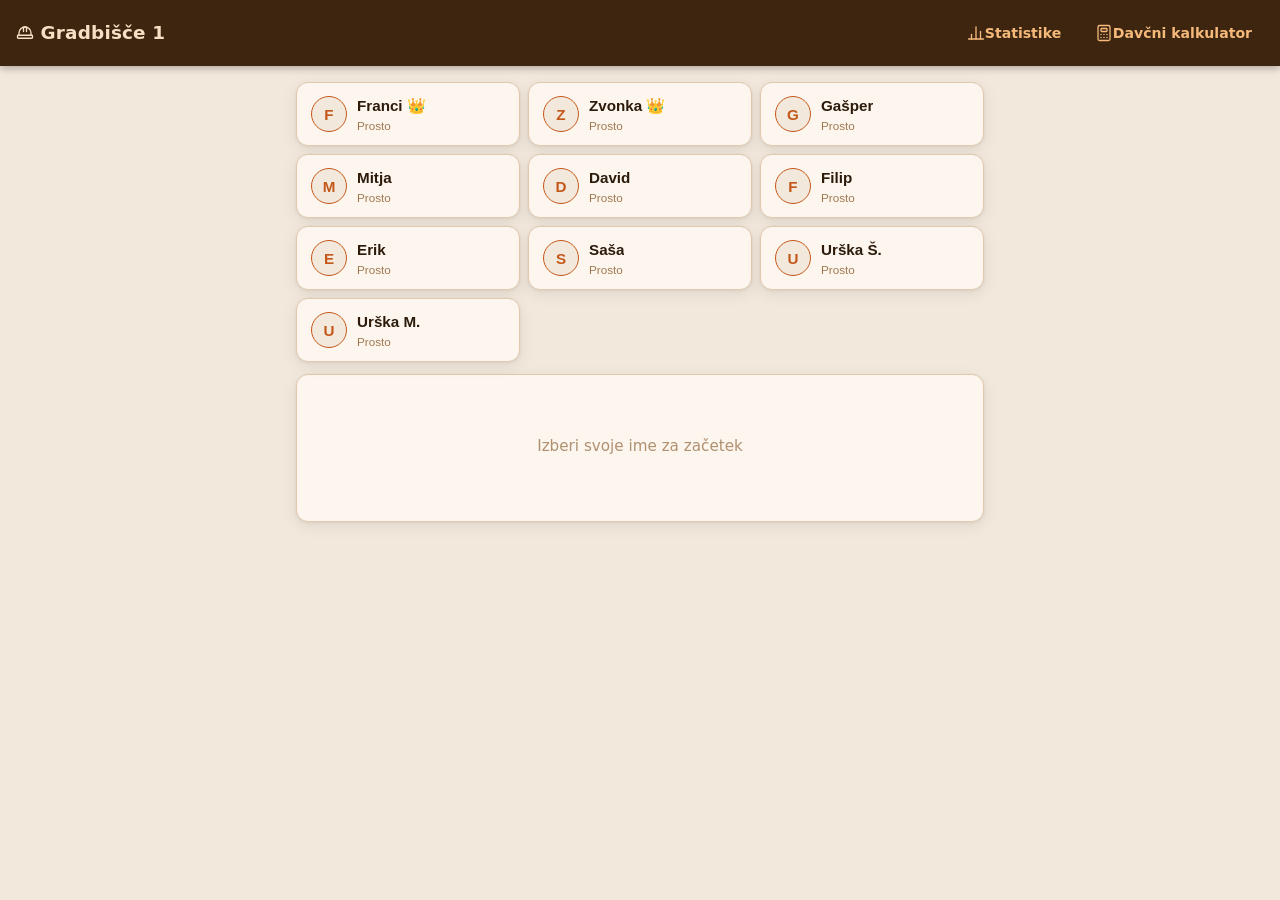
<file: index.html>
<!DOCTYPE html>
<html lang="sl">
<head>
  <meta charset="UTF-8">
  <meta name="viewport" content="width=device-width, initial-scale=1.0">
  <title>Gradbišče 1 — Timer</title>
  <link rel="stylesheet" href="style.css">
</head>
<body>

<nav class="navbar">
  <a href="index.html" class="navbar-title"><svg class="icon" width="18" height="18" viewBox="0 0 24 24" fill="none" stroke="currentColor" stroke-width="1.75" stroke-linecap="round" stroke-linejoin="round" aria-hidden="true"><path d="M2 18a1 1 0 0 0 1 1h18a1 1 0 0 0 1-1v-2a1 1 0 0 0-1-1H3a1 1 0 0 0-1 1v2z"/><path d="M10 10V5a1 1 0 0 1 1-1h2a1 1 0 0 1 1 1v5"/><path d="M4 15v-3a8 8 0 0 1 16 0v3"/></svg> Gradbišče 1</a>
  <div class="navbar-links">
    <a href="dashboard.html"><svg class="icon" width="18" height="18" viewBox="0 0 24 24" fill="none" stroke="currentColor" stroke-width="1.75" stroke-linecap="round" stroke-linejoin="round" aria-hidden="true"><line x1="18" y1="20" x2="18" y2="10"/><line x1="12" y1="20" x2="12" y2="4"/><line x1="6" y1="20" x2="6" y2="14"/><line x1="2" y1="20" x2="22" y2="20"/></svg> Statistike</a>
    <a href="davcni-kalkulator.html"><svg class="icon" width="18" height="18" viewBox="0 0 24 24" fill="none" stroke="currentColor" stroke-width="1.75" stroke-linecap="round" stroke-linejoin="round" aria-hidden="true"><rect x="4" y="2" width="16" height="20" rx="2"/><rect x="8" y="6" width="8" height="4" rx="1"/><circle cx="8" cy="14" r="1" fill="currentColor" stroke="none"/><circle cx="12" cy="14" r="1" fill="currentColor" stroke="none"/><circle cx="16" cy="14" r="1" fill="currentColor" stroke="none"/><circle cx="8" cy="18" r="1" fill="currentColor" stroke="none"/><circle cx="12" cy="18" r="1" fill="currentColor" stroke="none"/><circle cx="16" cy="18" r="1" fill="currentColor" stroke="none"/></svg> Davčni kalkulator</a>
  </div>
</nav>

<div class="container">
  <div class="member-grid" id="memberGrid"></div>
  <div class="action-area" id="actionArea">
    <p class="placeholder">Izberi svoje ime za začetek</p>
  </div>
</div>

<script src="app.js"></script>
</body>
</html>
</file>
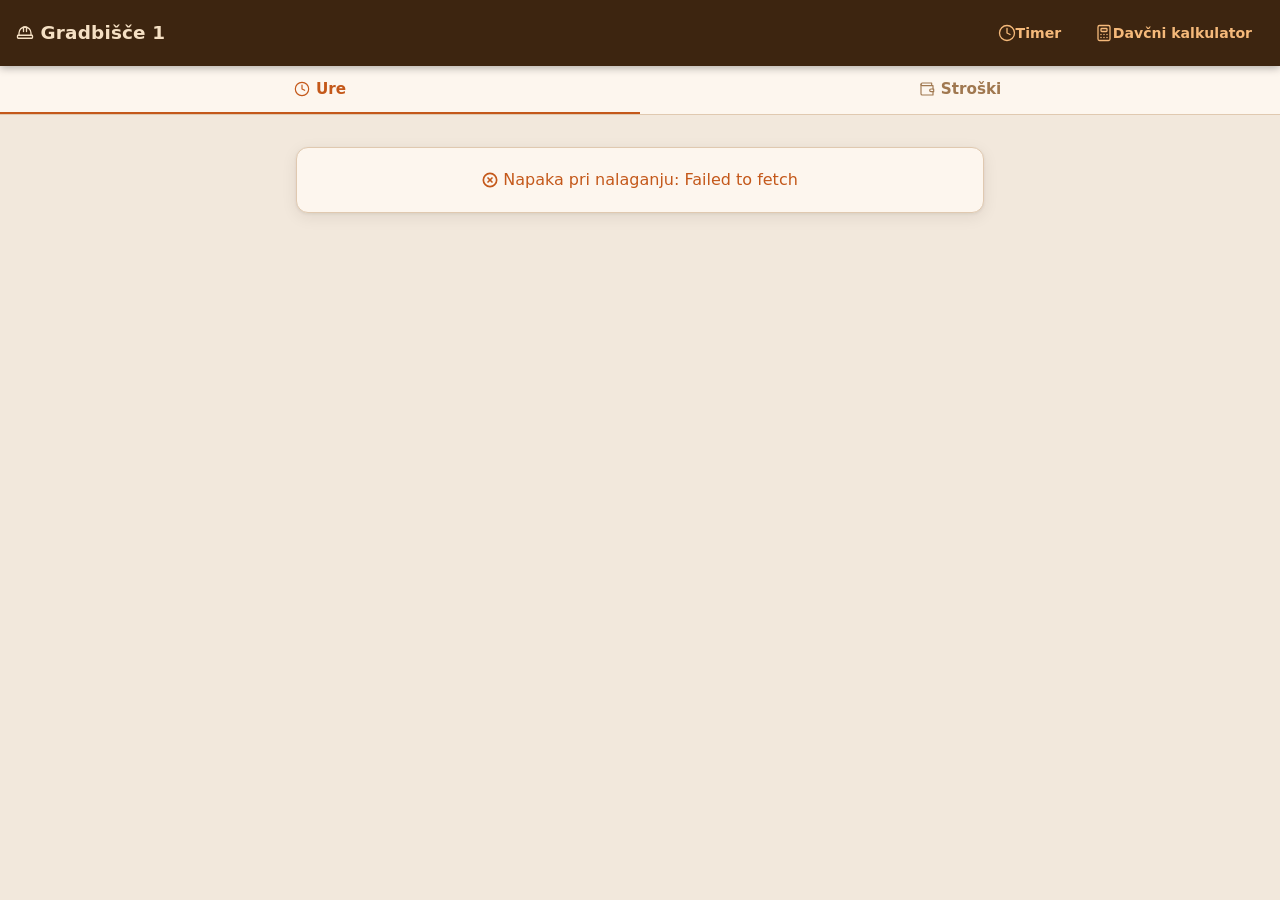
<file: dashboard.html>
<!DOCTYPE html>
<html lang="sl">
<head>
  <meta charset="UTF-8">
  <meta name="viewport" content="width=device-width, initial-scale=1.0">
  <title>Statistike — Gradbišče 1</title>
  <link rel="stylesheet" href="style.css">
</head>
<body>

<nav class="navbar">
  <a href="index.html" class="navbar-title"><svg class="icon" width="18" height="18" viewBox="0 0 24 24" fill="none" stroke="currentColor" stroke-width="1.75" stroke-linecap="round" stroke-linejoin="round" aria-hidden="true"><path d="M2 18a1 1 0 0 0 1 1h18a1 1 0 0 0 1-1v-2a1 1 0 0 0-1-1H3a1 1 0 0 0-1 1v2z"/><path d="M10 10V5a1 1 0 0 1 1-1h2a1 1 0 0 1 1 1v5"/><path d="M4 15v-3a8 8 0 0 1 16 0v3"/></svg> Gradbišče 1</a>
  <div class="navbar-links">
    <a href="index.html"><svg class="icon" width="18" height="18" viewBox="0 0 24 24" fill="none" stroke="currentColor" stroke-width="1.75" stroke-linecap="round" stroke-linejoin="round" aria-hidden="true"><circle cx="12" cy="12" r="10"/><polyline points="12 6 12 12 16 14"/></svg> Timer</a>
    <a href="davcni-kalkulator.html"><svg class="icon" width="18" height="18" viewBox="0 0 24 24" fill="none" stroke="currentColor" stroke-width="1.75" stroke-linecap="round" stroke-linejoin="round" aria-hidden="true"><rect x="4" y="2" width="16" height="20" rx="2"/><rect x="8" y="6" width="8" height="4" rx="1"/><circle cx="8" cy="14" r="1" fill="currentColor" stroke="none"/><circle cx="12" cy="14" r="1" fill="currentColor" stroke="none"/><circle cx="16" cy="14" r="1" fill="currentColor" stroke="none"/><circle cx="8" cy="18" r="1" fill="currentColor" stroke="none"/><circle cx="12" cy="18" r="1" fill="currentColor" stroke="none"/><circle cx="16" cy="18" r="1" fill="currentColor" stroke="none"/></svg> Davčni kalkulator</a>
  </div>
</nav>

<!-- Zavihki -->
<div class="tab-bar">
  <button class="tab-btn active" data-tab="ure"><svg class="icon" width="16" height="16" viewBox="0 0 24 24" fill="none" stroke="currentColor" stroke-width="1.75" stroke-linecap="round" stroke-linejoin="round" aria-hidden="true"><circle cx="12" cy="12" r="10"/><polyline points="12 6 12 12 16 14"/></svg> Ure</button>
  <button class="tab-btn" data-tab="stroski"><svg class="icon" width="16" height="16" viewBox="0 0 24 24" fill="none" stroke="currentColor" stroke-width="1.75" stroke-linecap="round" stroke-linejoin="round" aria-hidden="true"><path d="M21 12V7H5a2 2 0 0 1 0-4h14v4"/><path d="M3 5v14a2 2 0 0 0 2 2h16v-5"/><path d="M18 12a2 2 0 0 0 0 4h4v-4z"/></svg> Stroški</button>
</div>

<div class="container">

  <!-- ══ ZAVIHEK: URE ══ -->
  <div id="tabUre">

    <div class="filter-bar" id="filterBar">
      <button class="filter-btn" data-filter="week">Ta teden</button>
      <button class="filter-btn" data-filter="month">Ta mesec</button>
      <button class="filter-btn" data-filter="year">Letos</button>
      <button class="filter-btn active" data-filter="all">Vse</button>
    </div>

    <div class="stats-grid" id="statsGrid">
      <div class="stat-card"><div class="stat-label">Skupno ur</div><div class="stat-value skeleton skeleton-text" style="width:60%"></div></div>
      <div class="stat-card"><div class="stat-label">Aktivnih članov</div><div class="stat-value skeleton skeleton-text" style="width:40%"></div></div>
      <div class="stat-card"><div class="stat-label">Delovnih dni</div><div class="stat-value skeleton skeleton-text" style="width:50%"></div></div>
      <div class="stat-card"><div class="stat-label">Povprečno</div><div class="stat-value skeleton skeleton-text" style="width:55%"></div></div>
    </div>

    <div class="chart-card">
      <h2>Ure po članu</h2>
      <div class="chart-wrap" id="chartByMemberWrap">
        <div class="skeleton skeleton-chart"></div>
      </div>
    </div>

    <div class="chart-card">
      <h2>Ure po dnevih</h2>
      <div class="chart-wrap" id="chartByDayWrap">
        <div class="skeleton skeleton-chart"></div>
      </div>
    </div>

    <div class="table-card" id="tableCard">
      <h2>Vsi vnosi</h2>
      <div class="skeleton skeleton-chart" style="margin:1rem"></div>
    </div>

  </div>

  <!-- ══ ZAVIHEK: STROŠKI ══ -->
  <div id="tabStroski" hidden>

    <div class="filter-bar" id="filterBarStroski">
      <button class="filter-btn" data-filter="week">Ta teden</button>
      <button class="filter-btn" data-filter="month">Ta mesec</button>
      <button class="filter-btn active" data-filter="all">Vse</button>
    </div>

    <div class="stats-grid" id="statsGridStroski">
      <div class="stat-card"><div class="stat-label">Skupaj</div><div class="stat-value skeleton skeleton-text" style="width:60%"></div></div>
      <div class="stat-card"><div class="stat-label">Vnosov</div><div class="stat-value skeleton skeleton-text" style="width:40%"></div></div>
      <div class="stat-card"><div class="stat-label">Največji strošek</div><div class="stat-value skeleton skeleton-text" style="width:50%"></div></div>
      <div class="stat-card"><div class="stat-label">Povprečno</div><div class="stat-value skeleton skeleton-text" style="width:55%"></div></div>
    </div>

    <div class="chart-card">
      <h2>Stroški po kategoriji</h2>
      <div class="chart-wrap" id="chartByKatWrap">
        <div class="skeleton skeleton-chart"></div>
      </div>
    </div>

    <div class="chart-card">
      <h2>Stroški po osebi</h2>
      <div class="chart-wrap" id="chartByOsebaWrap">
        <div class="skeleton skeleton-chart"></div>
      </div>
    </div>

    <div class="table-card" id="tableCardStroski">
      <h2>Vsi stroški</h2>
      <div class="skeleton skeleton-chart" style="margin:1rem"></div>
    </div>

  </div>

</div>

<script src="dashboard.js"></script>
</body>
</html>
</file>
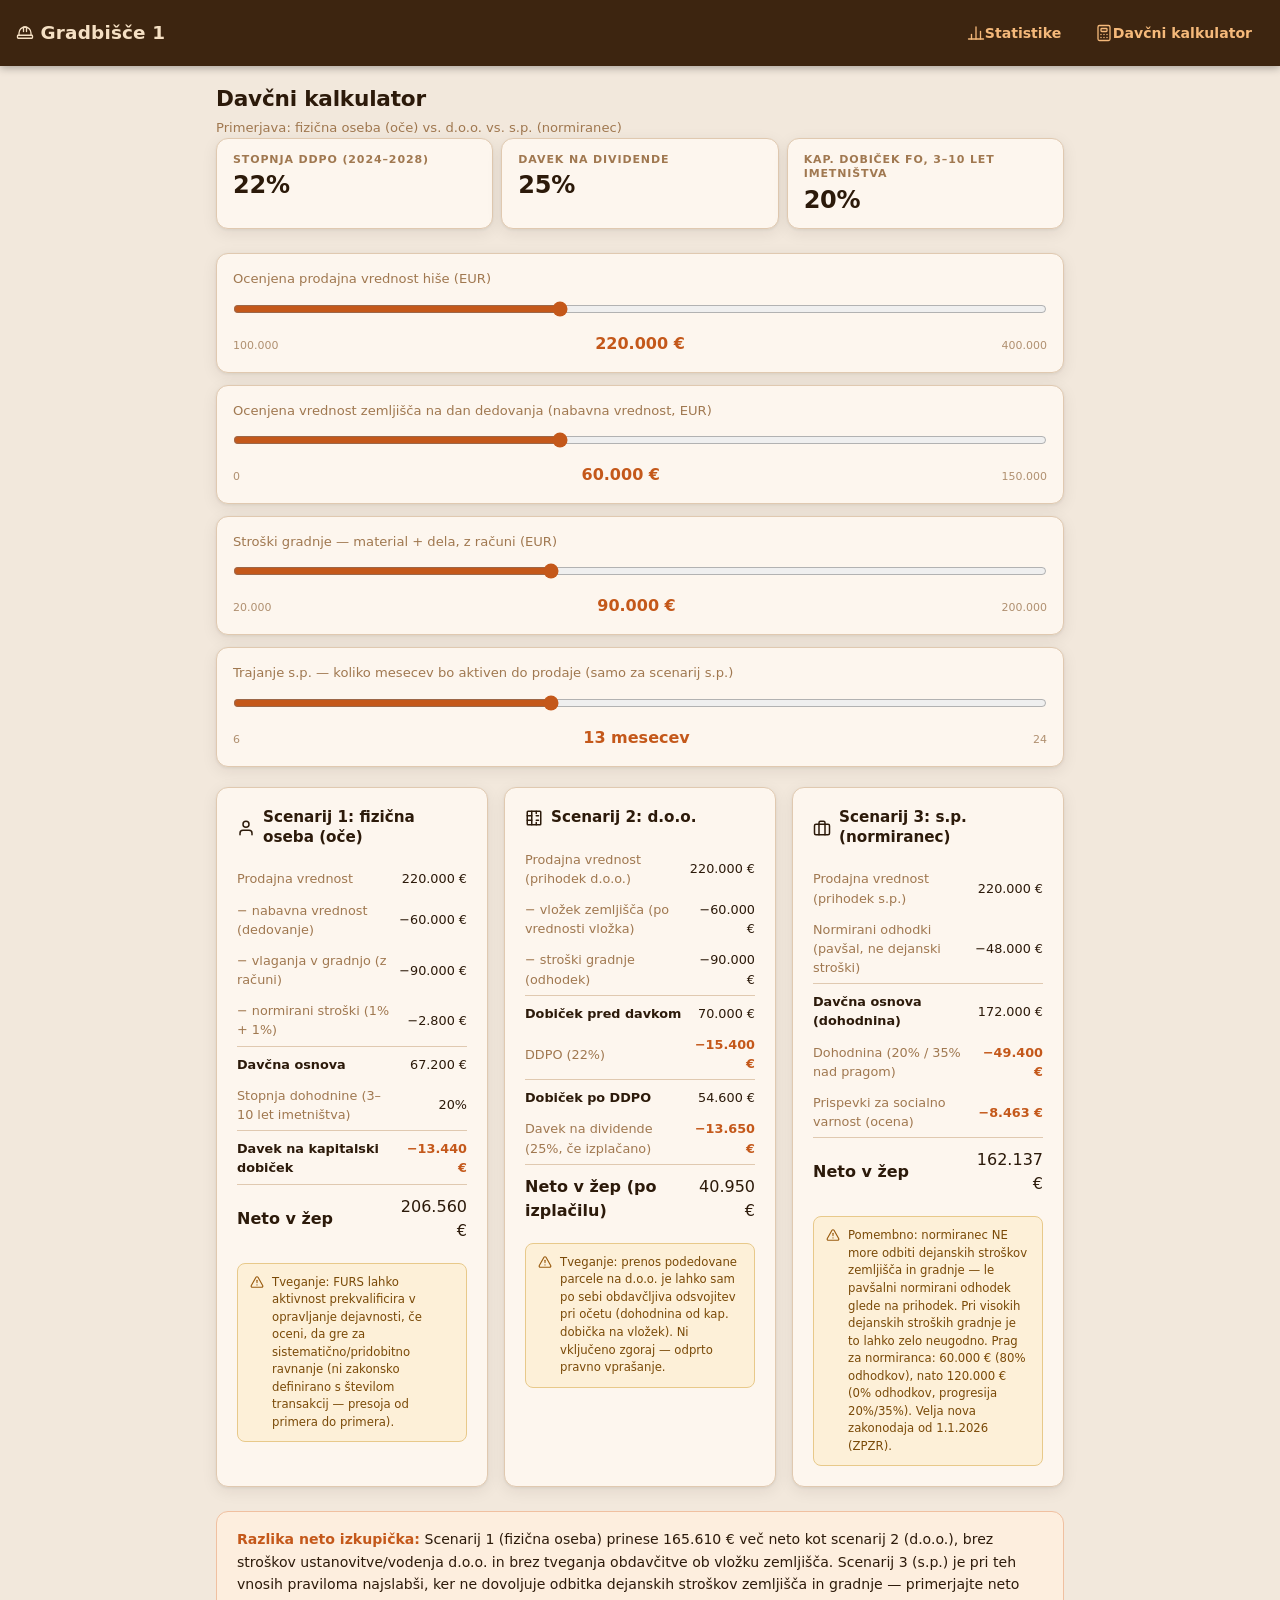
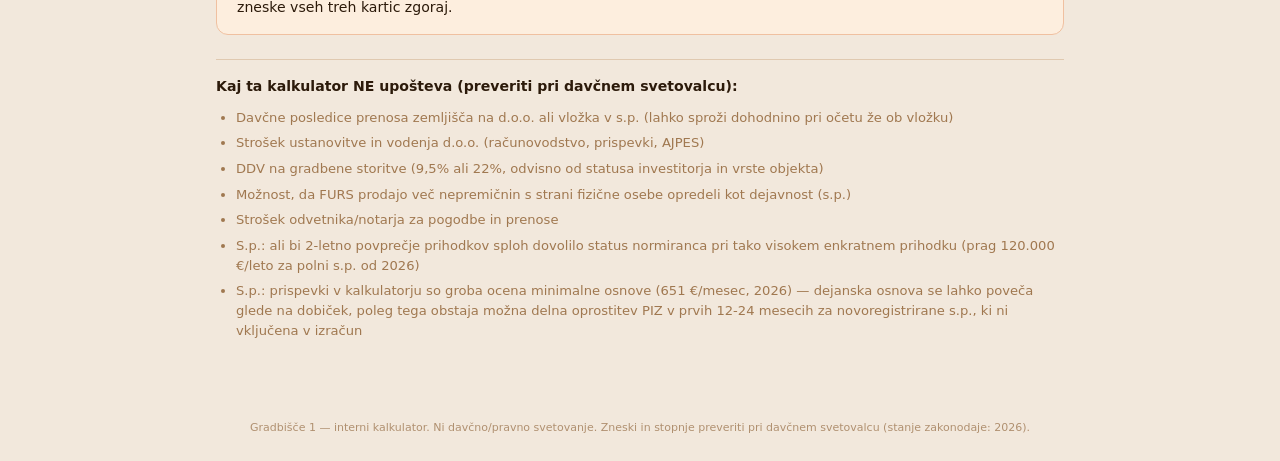
<file: davcni-kalkulator.html>
<!DOCTYPE html>
<html lang="sl">
<head>
<meta charset="UTF-8">
<meta name="viewport" content="width=device-width, initial-scale=1.0">
<title>Gradbišče 1 — Davčni kalkulator</title>
<link rel="stylesheet" href="style.css">
<style>
/* ── Page-specific styles (navbar + base from style.css) ── */

main {
  max-width: 880px;
  margin: 0 auto;
  padding: 0 16px 48px;
}

/* Page header */
header {
  max-width: 880px;
  margin: 0 auto;
  padding: 20px 16px 0;
}
header h1 {
  margin: 0;
  font-size: 1.35rem;
  font-weight: 800;
  color: var(--text-primary);
  letter-spacing: -0.01em;
  line-height: 1.2;
}
header p {
  margin: 6px 0 0;
  font-size: 0.82rem;
  color: var(--text-muted);
  line-height: 1.5;
}

/* Stat row (fixed-rate reference) */
.stats {
  display: flex;
  gap: 8px;
  margin-bottom: 24px;
  flex-wrap: wrap;
}
.stat {
  flex: 1;
  min-width: 140px;
  background: var(--bg-card);
  border: 1px solid var(--border);
  border-radius: var(--radius);
  box-shadow: var(--shadow);
  padding: 14px 16px;
  animation: fadeInCard 0.25s ease both;
}
.stat:nth-child(1) { animation-delay: 0ms; }
.stat:nth-child(2) { animation-delay: 60ms; }
.stat:nth-child(3) { animation-delay: 120ms; }
.stat .label {
  font-size: 11px;
  letter-spacing: 0.08em;
  text-transform: uppercase;
  color: var(--text-muted);
  font-weight: 600;
  line-height: 1.3;
}
.stat .value {
  font-size: 1.5rem;
  font-weight: 700;
  color: var(--text-primary);
  margin-top: 4px;
  line-height: 1.2;
  letter-spacing: -0.01em;
  font-variant-numeric: tabular-nums;
  font-feature-settings: "tnum";
}

/* Sliders */
.slider-group {
  margin-bottom: 12px;
  background: var(--bg-card);
  border: 1px solid var(--border);
  border-radius: var(--radius);
  box-shadow: var(--shadow);
  padding: 16px;
}
.slider-group label {
  display: block;
  font-size: 0.82rem;
  color: var(--text-muted);
  margin-bottom: 10px;
  font-weight: 500;
  line-height: 1.4;
}
input[type="range"] {
  width: 100%;
  accent-color: var(--accent);
  cursor: pointer;
  height: 20px;
  min-height: 20px;
}
.slider-row {
  display: flex;
  justify-content: space-between;
  align-items: baseline;
  font-size: 11px;
  color: var(--text-hint);
  margin-top: 6px;
}
.slider-row .out {
  font-weight: 700;
  color: var(--accent);
  font-size: 1rem;
  font-variant-numeric: tabular-nums;
  font-feature-settings: "tnum";
}

/* Scenario cards grid */
.cards {
  display: grid;
  grid-template-columns: 1fr 1fr 1fr;
  gap: 16px;
  margin-top: 20px;
  margin-bottom: 24px;
}
@media (max-width: 900px) { .cards { grid-template-columns: 1fr 1fr; } }
@media (max-width: 640px) { .cards { grid-template-columns: 1fr; } }

.cards .card {
  margin-bottom: 0;
  padding: 20px;
  animation: fadeInCard 0.3s ease both;
}
.cards .card:nth-child(1) { animation-delay: 0ms; }
.cards .card:nth-child(2) { animation-delay: 80ms; }
.cards .card:nth-child(3) { animation-delay: 160ms; }

.card-title {
  display: flex;
  align-items: center;
  gap: 8px;
  margin-bottom: 16px;
  font-size: 0.95rem;
  font-weight: 700;
  color: var(--text-primary);
  line-height: 1.3;
}

/* Scenario table — overrides shared td styles */
.cards table {
  width: 100%;
  font-size: 0.8rem;
  border-collapse: collapse;
}
.cards table td {
  padding: 6px 0;
  font-variant-numeric: tabular-nums;
  font-feature-settings: "tnum";
  border-bottom: none;
  animation: none;
  white-space: normal;
  background: transparent;
}
.cards table td.lbl { color: var(--text-muted); font-weight: 400; }
.cards table td.val { text-align: right; font-weight: 500; }
tr.subtotal td { border-top: 1px solid var(--border); padding-top: 8px; font-weight: 700; }
tr.taxrow td.val { color: var(--accent); font-weight: 700; }
tr.net td {
  border-top: 1px solid var(--border);
  padding-top: 10px;
  font-weight: 800;
  font-size: 1rem;
  color: var(--text-primary);
}

/* Risk warning */
.risk {
  margin-top: 14px;
  font-size: 0.73rem;
  color: #7A4A08;
  background: #FDF0D8;
  padding: 10px 12px;
  border-radius: 8px;
  border: 1px solid #E8C98A;
  display: flex;
  gap: 8px;
  line-height: 1.5;
}
.risk .icon { flex-shrink: 0; margin-top: 1px; color: #9A5C10; }

/* Diff summary */
.diff-box {
  background: var(--accent-light);
  border: 1px solid #F0C0A0;
  border-radius: var(--radius);
  padding: 16px 20px;
  margin-bottom: 24px;
  font-size: 0.88rem;
  line-height: 1.6;
}
.diff-box strong { color: var(--accent); }

/* Caveats */
.caveats {
  border-top: 1px solid var(--border);
  padding-top: 16px;
  font-size: 0.82rem;
  color: var(--text-muted);
  margin-bottom: 8px;
}
.caveats .title {
  font-weight: 700;
  color: var(--text-primary);
  font-size: 0.88rem;
  margin-bottom: 10px;
}
.caveats ul { margin: 0; padding-left: 20px; }
.caveats li { margin-bottom: 6px; line-height: 1.5; }

/* Footer */
footer {
  text-align: center;
  font-size: 11px;
  color: var(--text-hint);
  padding: 24px 16px;
  max-width: 880px;
  margin: 0 auto;
}

/* Reduced motion */
@media (prefers-reduced-motion: reduce) {
  .stat, .cards .card { animation: none !important; transition: none !important; }
}
</style>
</head>
<body>

<nav class="navbar">
  <a href="index.html" class="navbar-title"><svg class="icon" width="18" height="18" viewBox="0 0 24 24" fill="none" stroke="currentColor" stroke-width="1.75" stroke-linecap="round" stroke-linejoin="round" aria-hidden="true"><path d="M2 18a1 1 0 0 0 1 1h18a1 1 0 0 0 1-1v-2a1 1 0 0 0-1-1H3a1 1 0 0 0-1 1v2z"/><path d="M10 10V5a1 1 0 0 1 1-1h2a1 1 0 0 1 1 1v5"/><path d="M4 15v-3a8 8 0 0 1 16 0v3"/></svg> Gradbišče 1</a>
  <div class="navbar-links">
    <a href="dashboard.html"><svg class="icon" width="18" height="18" viewBox="0 0 24 24" fill="none" stroke="currentColor" stroke-width="1.75" stroke-linecap="round" stroke-linejoin="round" aria-hidden="true"><line x1="18" y1="20" x2="18" y2="10"/><line x1="12" y1="20" x2="12" y2="4"/><line x1="6" y1="20" x2="6" y2="14"/><line x1="2" y1="20" x2="22" y2="20"/></svg> Statistike</a>
    <a href="davcni-kalkulator.html"><svg class="icon" width="18" height="18" viewBox="0 0 24 24" fill="none" stroke="currentColor" stroke-width="1.75" stroke-linecap="round" stroke-linejoin="round" aria-hidden="true"><rect x="4" y="2" width="16" height="20" rx="2"/><rect x="8" y="6" width="8" height="4" rx="1"/><circle cx="8" cy="14" r="1" fill="currentColor" stroke="none"/><circle cx="12" cy="14" r="1" fill="currentColor" stroke="none"/><circle cx="16" cy="14" r="1" fill="currentColor" stroke="none"/><circle cx="8" cy="18" r="1" fill="currentColor" stroke="none"/><circle cx="12" cy="18" r="1" fill="currentColor" stroke="none"/><circle cx="16" cy="18" r="1" fill="currentColor" stroke="none"/></svg> Davčni kalkulator</a>
  </div>
</nav>

<header>
  <h1>Davčni kalkulator</h1>
  <p>Primerjava: fizična oseba (oče) vs. d.o.o. vs. s.p. (normiranec)</p>
</header>

<main>

  <div class="stats">
    <div class="stat">
      <div class="label">Stopnja DDPO (2024–2028)</div>
      <div class="value">22%</div>
    </div>
    <div class="stat">
      <div class="label">Davek na dividende</div>
      <div class="value">25%</div>
    </div>
    <div class="stat">
      <div class="label">Kap. dobiček FO, 3–10 let imetništva</div>
      <div class="value">20%</div>
    </div>
  </div>

  <div class="slider-group">
    <label for="sale">Ocenjena prodajna vrednost hiše (EUR)</label>
    <input type="range" id="sale" min="100000" max="400000" step="5000" value="220000">
    <div class="slider-row"><span>100.000</span><span class="out" id="sale-out">220.000 €</span><span>400.000</span></div>
  </div>

  <div class="slider-group">
    <label for="land">Ocenjena vrednost zemljišča na dan dedovanja (nabavna vrednost, EUR)</label>
    <input type="range" id="land" min="0" max="150000" step="2500" value="60000">
    <div class="slider-row"><span>0</span><span class="out" id="land-out">60.000 €</span><span>150.000</span></div>
  </div>

  <div class="slider-group">
    <label for="build">Stroški gradnje — material + dela, z računi (EUR)</label>
    <input type="range" id="build" min="20000" max="200000" step="2500" value="90000">
    <div class="slider-row"><span>20.000</span><span class="out" id="build-out">90.000 €</span><span>200.000</span></div>
  </div>

  <div class="slider-group">
    <label for="months">Trajanje s.p. — koliko mesecev bo aktiven do prodaje (samo za scenarij s.p.)</label>
    <input type="range" id="months" min="6" max="24" step="1" value="13">
    <div class="slider-row"><span>6</span><span class="out" id="months-out">13 mesecev</span><span>24</span></div>
  </div>

  <div class="cards">

    <div class="card">
      <div class="card-title"><svg class="icon" width="18" height="18" viewBox="0 0 24 24" fill="none" stroke="currentColor" stroke-width="2" stroke-linecap="round" stroke-linejoin="round" aria-hidden="true"><path d="M20 21v-2a4 4 0 0 0-4-4H8a4 4 0 0 0-4 4v2"/><circle cx="12" cy="7" r="4"/></svg> Scenarij 1: fizična oseba (oče)</div>
      <table>
        <tr><td class="lbl">Prodajna vrednost</td><td class="val" id="s1-sale">-</td></tr>
        <tr><td class="lbl">− nabavna vrednost (dedovanje)</td><td class="val" id="s1-land">-</td></tr>
        <tr><td class="lbl">− vlaganja v gradnjo (z računi)</td><td class="val" id="s1-build">-</td></tr>
        <tr><td class="lbl">− normirani stroški (1% + 1%)</td><td class="val" id="s1-norm">-</td></tr>
        <tr class="subtotal"><td>Davčna osnova</td><td class="val" id="s1-base">-</td></tr>
        <tr><td class="lbl">Stopnja dohodnine (3–10 let imetništva)</td><td class="val">20%</td></tr>
        <tr class="taxrow subtotal"><td>Davek na kapitalski dobiček</td><td class="val" id="s1-tax">-</td></tr>
        <tr class="net"><td>Neto v žep</td><td class="val" id="s1-net">-</td></tr>
      </table>
      <div class="risk">
        <span class="icon"><svg width="14" height="14" viewBox="0 0 24 24" fill="none" stroke="currentColor" stroke-width="2" stroke-linecap="round" stroke-linejoin="round" aria-hidden="true"><path d="m21.73 18-8-14a2 2 0 0 0-3.48 0l-8 14A2 2 0 0 0 4 21h16a2 2 0 0 0 1.73-3z"/><line x1="12" y1="9" x2="12" y2="13"/><line x1="12" y1="17" x2="12.01" y2="17"/></svg></span>
        <span>Tveganje: FURS lahko aktivnost prekvalificira v opravljanje dejavnosti, če oceni, da gre za sistematično/pridobitno ravnanje (ni zakonsko definirano s številom transakcij — presoja od primera do primera).</span>
      </div>
    </div>

    <div class="card">
      <div class="card-title"><svg class="icon" width="18" height="18" viewBox="0 0 24 24" fill="none" stroke="currentColor" stroke-width="2" stroke-linecap="round" stroke-linejoin="round" aria-hidden="true"><rect x="3" y="3" width="18" height="18" rx="1"/><path d="M9 3v18"/><path d="M3 9h6M3 15h6"/><path d="M15 9h3M15 15h3M15 3v3M15 18v3"/></svg> Scenarij 2: d.o.o.</div>
      <table>
        <tr><td class="lbl">Prodajna vrednost (prihodek d.o.o.)</td><td class="val" id="s2-sale">-</td></tr>
        <tr><td class="lbl">− vložek zemljišča (po vrednosti vložka)</td><td class="val" id="s2-land">-</td></tr>
        <tr><td class="lbl">− stroški gradnje (odhodek)</td><td class="val" id="s2-build">-</td></tr>
        <tr class="subtotal"><td>Dobiček pred davkom</td><td class="val" id="s2-profit">-</td></tr>
        <tr class="taxrow"><td class="lbl">DDPO (22%)</td><td class="val" id="s2-ddpo">-</td></tr>
        <tr class="subtotal"><td>Dobiček po DDPO</td><td class="val" id="s2-after-ddpo">-</td></tr>
        <tr class="taxrow"><td class="lbl">Davek na dividende (25%, če izplačano)</td><td class="val" id="s2-div">-</td></tr>
        <tr class="net"><td>Neto v žep (po izplačilu)</td><td class="val" id="s2-net">-</td></tr>
      </table>
      <div class="risk">
        <span class="icon"><svg width="14" height="14" viewBox="0 0 24 24" fill="none" stroke="currentColor" stroke-width="2" stroke-linecap="round" stroke-linejoin="round" aria-hidden="true"><path d="m21.73 18-8-14a2 2 0 0 0-3.48 0l-8 14A2 2 0 0 0 4 21h16a2 2 0 0 0 1.73-3z"/><line x1="12" y1="9" x2="12" y2="13"/><line x1="12" y1="17" x2="12.01" y2="17"/></svg></span>
        <span>Tveganje: prenos podedovane parcele na d.o.o. je lahko sam po sebi obdavčljiva odsvojitev pri očetu (dohodnina od kap. dobička na vložek). Ni vključeno zgoraj — odprto pravno vprašanje.</span>
      </div>
    </div>

    <div class="card">
      <div class="card-title"><svg class="icon" width="18" height="18" viewBox="0 0 24 24" fill="none" stroke="currentColor" stroke-width="2" stroke-linecap="round" stroke-linejoin="round" aria-hidden="true"><rect x="2" y="7" width="20" height="14" rx="2" ry="2"/><path d="M16 21V5a2 2 0 0 0-2-2h-4a2 2 0 0 0-2 2v16"/></svg> Scenarij 3: s.p. (normiranec)</div>
      <table>
        <tr><td class="lbl">Prodajna vrednost (prihodek s.p.)</td><td class="val" id="s3-sale">-</td></tr>
        <tr><td class="lbl">Normirani odhodki (pavšal, ne dejanski stroški)</td><td class="val" id="s3-norm">-</td></tr>
        <tr class="subtotal"><td>Davčna osnova (dohodnina)</td><td class="val" id="s3-base">-</td></tr>
        <tr class="taxrow"><td class="lbl">Dohodnina (20% / 35% nad pragom)</td><td class="val" id="s3-tax">-</td></tr>
        <tr class="taxrow"><td class="lbl">Prispevki za socialno varnost (ocena)</td><td class="val" id="s3-contrib">-</td></tr>
        <tr class="net"><td>Neto v žep</td><td class="val" id="s3-net">-</td></tr>
      </table>
      <div class="risk">
        <span class="icon"><svg width="14" height="14" viewBox="0 0 24 24" fill="none" stroke="currentColor" stroke-width="2" stroke-linecap="round" stroke-linejoin="round" aria-hidden="true"><path d="m21.73 18-8-14a2 2 0 0 0-3.48 0l-8 14A2 2 0 0 0 4 21h16a2 2 0 0 0 1.73-3z"/><line x1="12" y1="9" x2="12" y2="13"/><line x1="12" y1="17" x2="12.01" y2="17"/></svg></span>
        <span>Pomembno: normiranec NE more odbiti dejanskih stroškov zemljišča in gradnje — le pavšalni normirani odhodek glede na prihodek. Pri visokih dejanskih stroških gradnje je to lahko zelo neugodno. Prag za normiranca: 60.000 € (80% odhodkov), nato 120.000 € (0% odhodkov, progresija 20%/35%). Velja nova zakonodaja od 1.1.2026 (ZPZR).</span>
      </div>
    </div>

  </div>

  <div class="diff-box">
    <strong>Razlika neto izkupička:</strong> <span id="diff-text">-</span>
  </div>

  <div class="caveats">
    <div class="title">Kaj ta kalkulator NE upošteva (preveriti pri davčnem svetovalcu):</div>
    <ul>
      <li>Davčne posledice prenosa zemljišča na d.o.o. ali vložka v s.p. (lahko sproži dohodnino pri očetu že ob vložku)</li>
      <li>Strošek ustanovitve in vodenja d.o.o. (računovodstvo, prispevki, AJPES)</li>
      <li>DDV na gradbene storitve (9,5% ali 22%, odvisno od statusa investitorja in vrste objekta)</li>
      <li>Možnost, da FURS prodajo več nepremičnin s strani fizične osebe opredeli kot dejavnost (s.p.)</li>
      <li>Strošek odvetnika/notarja za pogodbe in prenose</li>
      <li>S.p.: ali bi 2-letno povprečje prihodkov sploh dovolilo status normiranca pri tako visokem enkratnem prihodku (prag 120.000 €/leto za polni s.p. od 2026)</li>
      <li>S.p.: prispevki v kalkulatorju so groba ocena minimalne osnove (651 €/mesec, 2026) — dejanska osnova se lahko poveča glede na dobiček, poleg tega obstaja možna delna oprostitev PIZ v prvih 12-24 mesecih za novoregistrirane s.p., ki ni vključena v izračun</li>
    </ul>
  </div>

</main>

<footer>
  Gradbišče 1 — interni kalkulator. Ni davčno/pravno svetovanje. Zneski in stopnje preveriti pri davčnem svetovalcu (stanje zakonodaje: 2026).
</footer>

<script>
function fmt(n){
  return Math.round(n).toLocaleString('sl-SI') + ' €';
}

function update(){
  const sale = parseFloat(document.getElementById('sale').value);
  const land = parseFloat(document.getElementById('land').value);
  const build = parseFloat(document.getElementById('build').value);
  const months = parseFloat(document.getElementById('months').value);

  document.getElementById('sale-out').textContent = fmt(sale);
  document.getElementById('land-out').textContent = fmt(land);
  document.getElementById('build-out').textContent = fmt(build);
  document.getElementById('months-out').textContent = months + ' mesecev';

  // Scenarij 1: fizicna oseba
  const norm = sale * 0.01 + land * 0.01;
  const base1 = Math.max(0, sale - land - build - norm);
  const tax1 = base1 * 0.20;
  const net1 = sale - tax1;

  document.getElementById('s1-sale').textContent = fmt(sale);
  document.getElementById('s1-land').textContent = '−' + fmt(land);
  document.getElementById('s1-build').textContent = '−' + fmt(build);
  document.getElementById('s1-norm').textContent = '−' + fmt(norm);
  document.getElementById('s1-base').textContent = fmt(base1);
  document.getElementById('s1-tax').textContent = '−' + fmt(tax1);
  document.getElementById('s1-net').textContent = fmt(net1);

  // Scenarij 2: d.o.o.
  const profit2 = Math.max(0, sale - land - build);
  const ddpo = profit2 * 0.22;
  const afterDdpo = profit2 - ddpo;
  const div = afterDdpo * 0.25;
  const netPocket2 = afterDdpo - div;

  document.getElementById('s2-sale').textContent = fmt(sale);
  document.getElementById('s2-land').textContent = '−' + fmt(land);
  document.getElementById('s2-build').textContent = '−' + fmt(build);
  document.getElementById('s2-profit').textContent = fmt(profit2);
  document.getElementById('s2-ddpo').textContent = '−' + fmt(ddpo);
  document.getElementById('s2-after-ddpo').textContent = fmt(afterDdpo);
  document.getElementById('s2-div').textContent = '−' + fmt(div);
  document.getElementById('s2-net').textContent = fmt(netPocket2);

  // Scenarij 3: s.p. normiranec (polni, pravila od 1.1.2026 / ZPZR)
  // Normirani odhodki: 80% do 60.000 EUR prihodka, 0% nad 60.000 EUR
  let normOdh3;
  if (sale <= 60000) {
    normOdh3 = sale * 0.80;
  } else {
    normOdh3 = 60000 * 0.80; // = 48000, nad tem 0%
  }
  const base3 = sale - normOdh3;
  // Davek: 20% do davčne osnove 72.000 EUR, 35% nad tem
  let tax3;
  if (base3 <= 72000) {
    tax3 = base3 * 0.20;
  } else {
    tax3 = 72000 * 0.20 + (base3 - 72000) * 0.35;
  }
  // Prispevki: ocena ~651 EUR/mesec (minimalna osnova, 2026), brez upoštevanja morebitne PIZ olajšave za nove s.p.
  const contribMonthly = 651;
  const contrib3 = contribMonthly * months;
  const net3 = sale - tax3 - contrib3;

  document.getElementById('s3-sale').textContent = fmt(sale);
  document.getElementById('s3-norm').textContent = '−' + fmt(normOdh3);
  document.getElementById('s3-base').textContent = fmt(base3);
  document.getElementById('s3-tax').textContent = '−' + fmt(tax3);
  document.getElementById('s3-contrib').textContent = '−' + fmt(contrib3);
  document.getElementById('s3-net').textContent = fmt(net3);

  const diff = net1 - netPocket2;
  const diffText = diff >= 0
    ? `Scenarij 1 (fizična oseba) prinese ${fmt(Math.abs(diff))} več neto kot scenarij 2 (d.o.o.), brez stroškov ustanovitve/vodenja d.o.o. in brez tveganja obdavčitve ob vložku zemljišča. Scenarij 3 (s.p.) je pri teh vnosih praviloma najslabši, ker ne dovoljuje odbitka dejanskih stroškov zemljišča in gradnje — primerjajte neto zneske vseh treh kartic zgoraj.`
    : `Scenarij 2 (d.o.o.) prinese ${fmt(Math.abs(diff))} več neto kot scenarij 1 pri teh vnosih — vendar pred upoštevanjem stroškov d.o.o. in tveganja obdavčitve ob vložku zemljišča. Scenarij 3 (s.p.) primerjajte ločeno v tretji kartici zgoraj.`;
  document.getElementById('diff-text').textContent = diffText;
}

['sale','land','build','months'].forEach(id => document.getElementById(id).addEventListener('input', update));
update();
</script>

</body>
</html>
</file>
<file: style.css>
:root {
  --bg-page:      #F2E8DC;
  --bg-card:      #FDF6EE;
  --bg-input:     #F2E8DC;
  --border:       #E0C9B0;
  --nav-bg:       #3D2510;
  --nav-text:     #F5E0C4;
  --nav-accent:   #F5B97A;
  --accent:       #C4581A;
  --accent-light: #FDEEDE;
  --text-primary: #2C1A0A;
  --text-muted:   #A07850;
  --text-hint:    #B09070;
  --timer-muted:  #C4AA90;

  --radius: 12px;
  --shadow: 0 1px 3px rgba(44,26,10,0.07), 0 4px 16px rgba(44,26,10,0.08);
  --shadow-hover: 0 2px 6px rgba(44,26,10,0.10), 0 8px 24px rgba(44,26,10,0.11);

  /* Spacing scale (4px base grid) */
  --space-1: 4px;
  --space-2: 8px;
  --space-3: 12px;
  --space-4: 16px;
  --space-5: 20px;
  --space-6: 24px;

  /* Typography scale */
  --text-xs:   11px;
  --text-sm:   0.82rem;
  --text-base: 0.95rem;
  --text-md:   1.05rem;
  --text-lg:   1.25rem;
  --text-xl:   1.5rem;
  --text-2xl:  2.4rem;
}

*, *::before, *::after { box-sizing: border-box; margin: 0; padding: 0; }

body {
  font-family: system-ui, -apple-system, sans-serif;
  background: var(--bg-page);
  color: var(--text-primary);
  min-height: 100vh;
  line-height: 1.5;
  -webkit-font-smoothing: antialiased;
}

/* ── Navbar ── */
.navbar {
  position: sticky;
  top: 0;
  z-index: 100;
  background: var(--nav-bg);
  display: flex;
  flex-direction: column;
  gap: 0.4rem;
  padding: 0.7rem 1rem;
  box-shadow: 0 2px 8px rgba(0,0,0,0.3);
}
.navbar-title {
  color: var(--nav-text);
  text-decoration: none;
  font-size: 1.05rem;
  font-weight: 700;
  letter-spacing: 0.01em;
  line-height: 1.2;
}
.navbar-links {
  display: flex;
  flex-wrap: wrap;
  gap: 0.4rem 0.6rem;
}
.navbar-links a {
  color: var(--nav-accent);
  text-decoration: none;
  font-size: 0.88rem;
  font-weight: 600;
  padding: 8px 12px;
  min-height: 44px;
  border-radius: 8px;
  transition: background 0.18s;
  white-space: nowrap;
  display: inline-flex;
  align-items: center;
}
.navbar-links a:hover  { background: rgba(245,185,122,0.15); }
.navbar-links a:active { background: rgba(245,185,122,0.25); }

@media (min-width: 600px) {
  .navbar {
    flex-direction: row;
    align-items: center;
    justify-content: space-between;
  }
  .navbar-title { font-size: 1.15rem; }
}

/* ── Layout ── */
.container { max-width: 720px; margin: 0 auto; padding: 16px 16px 48px; }

/* ── Section label ── */
.section-label {
  font-size: 11px;
  letter-spacing: 0.08em;
  text-transform: uppercase;
  color: var(--text-muted);
  padding: 16px 0 8px;
  display: block;
}

/* ── Cards ── */
.card {
  background: var(--bg-card);
  border: 1px solid var(--border);
  border-radius: var(--radius);
  box-shadow: var(--shadow);
  padding: 1.25rem;
  margin-bottom: 1rem;
}

/* ── Member grid ── */
.member-grid {
  display: grid;
  grid-template-columns: 1fr 1fr;
  gap: 8px;
  margin-bottom: 12px;
}
.member-btn {
  display: flex;
  align-items: center;
  gap: 10px;
  padding: 12px 14px;
  min-height: 64px;
  border: 1px solid var(--border);
  border-radius: var(--radius);
  background: var(--bg-card);
  cursor: pointer;
  transition: border-color 0.18s ease, box-shadow 0.18s ease, transform 0.12s ease, background 0.18s ease;
  box-shadow: var(--shadow);
  text-align: left;
  animation: fadeInCard 0.25s ease both;
}
.member-btn:hover {
  border-color: var(--accent);
  box-shadow: var(--shadow-hover);
  transform: translateY(-1px);
}
.member-btn:active {
  transform: scale(0.97);
  box-shadow: var(--shadow);
}
.member-btn.active {
  border-color: var(--accent);
  background: var(--accent-light);
  box-shadow: 0 0 0 2px rgba(196,88,26,0.12), var(--shadow);
}

@keyframes fadeInCard {
  from { opacity: 0; transform: translateY(6px); }
  to   { opacity: 1; transform: translateY(0); }
}
.member-avatar {
  width: 36px;
  height: 36px;
  border-radius: 50%;
  border: 1.5px solid var(--accent);
  background: var(--bg-page);
  display: flex;
  align-items: center;
  justify-content: center;
  font-size: 0.95rem;
  font-weight: 700;
  color: var(--accent);
  flex-shrink: 0;
}
.member-info { display: flex; flex-direction: column; gap: 2px; min-width: 0; }
.member-name {
  font-size: 0.95rem;
  font-weight: 700;
  color: var(--text-primary);
  white-space: nowrap;
  overflow: hidden;
  text-overflow: ellipsis;
  line-height: 1.3;
}
.member-status {
  font-size: 0.73rem;
  font-weight: 500;
  color: var(--text-muted);
  line-height: 1.3;
}
.member-btn.active .member-status { color: var(--accent); font-weight: 600; }

/* ── Action / timer area ── */
.action-area {
  background: var(--bg-card);
  border: 1px solid var(--border);
  border-radius: var(--radius);
  box-shadow: var(--shadow);
  padding: 20px 20px 24px;
  display: flex;
  flex-direction: column;
  align-items: center;
  gap: 16px;
  min-height: 148px;
  justify-content: center;
  text-align: center;
}
.action-area .placeholder {
  color: var(--text-hint);
  font-size: 0.95rem;
  line-height: 1.5;
}

/* Session card inner layout */
.session-label {
  font-size: var(--text-xs);
  letter-spacing: 0.09em;
  text-transform: uppercase;
  color: var(--text-muted);
  font-weight: 600;
  align-self: flex-start;
}
.selected-name {
  font-size: 1.45rem;
  font-weight: 800;
  color: var(--text-primary);
  align-self: flex-start;
  line-height: 1.2;
  letter-spacing: -0.01em;
}

/* Timer box */
.timer-box {
  width: 100%;
  background: var(--bg-page);
  border: 1px solid var(--border);
  border-radius: 10px;
  padding: 16px;
  display: flex;
  flex-direction: column;
  align-items: center;
  gap: 4px;
}
.timer-display {
  font-family: 'Courier New', monospace;
  font-size: 2.4rem;
  font-weight: 700;
  letter-spacing: 0.06em;
  color: var(--accent);
  line-height: 1;
  font-variant-numeric: tabular-nums;
  font-feature-settings: "tnum";
  transition: background 0.3s ease, color 0.3s ease;
  border-radius: 8px;
  padding: 2px 6px;
}
.timer-display.muted { color: var(--timer-muted); }
.start-info {
  font-size: 0.78rem;
  color: var(--text-hint);
  line-height: 1.4;
}

/* Recording indicator */
.recording-indicator {
  display: flex;
  align-items: center;
  gap: 6px;
  font-size: 0.82rem;
  font-weight: 700;
  color: var(--accent);
  letter-spacing: 0.05em;
  text-transform: uppercase;
}
.pulse-dot {
  width: 10px;
  height: 10px;
  border-radius: 50%;
  background: var(--accent);
  animation: pulse 1.2s infinite;
}
@keyframes pulse {
  0%, 100% { opacity: 1; transform: scale(1); }
  50%       { opacity: 0.35; transform: scale(0.65); }
}

.warning-text { font-size: 0.75rem; color: var(--text-hint); font-style: italic; }

/* ── Buttons ── */
.btn {
  border-radius: 10px;
  font-size: 1rem;
  font-weight: 600;
  cursor: pointer;
  padding: 0 1.5rem;
  min-height: 48px;
  transition: background 0.18s ease, border-color 0.18s ease, box-shadow 0.18s ease, transform 0.12s ease, color 0.18s ease;
  display: inline-flex;
  align-items: center;
  justify-content: center;
  gap: 0.4rem;
  font-family: inherit;
  letter-spacing: 0.01em;
}
.btn:disabled { opacity: 0.45; cursor: not-allowed; }
.btn:not(:disabled):active { transform: scale(0.97); }

/* START — outline terrakota */
.btn-primary {
  background: transparent;
  border: 2px solid var(--accent);
  color: var(--accent);
}
.btn-primary:hover:not(:disabled) {
  background: var(--accent-light);
  box-shadow: 0 2px 8px rgba(196,88,26,0.15);
}

/* STOP — filled terrakota */
.btn-danger {
  background: var(--accent);
  border: none;
  color: #fff;
  box-shadow: 0 2px 6px rgba(196,88,26,0.25);
}
.btn-danger:hover:not(:disabled) {
  background: #b34d17;
  box-shadow: 0 3px 10px rgba(196,88,26,0.30);
}

/* secondary */
.btn-secondary {
  background: var(--bg-page);
  border: 1px solid var(--border);
  color: var(--text-muted);
}
.btn-secondary:hover:not(:disabled) { border-color: var(--accent); color: var(--accent); }

.btn-large { min-height: 52px; font-size: 1.05rem; width: 100%; }

/* ── Spinner ── */
.spinner {
  width: 18px; height: 18px;
  border: 2px solid rgba(196,88,26,0.25);
  border-top-color: var(--accent);
  border-radius: 50%;
  animation: spin 0.7s linear infinite;
  display: inline-block;
}
@keyframes spin { to { transform: rotate(360deg); } }

/* ── Result cards ── */
.result-card {
  border-radius: var(--radius);
  padding: 1.1rem 1.25rem;
  text-align: center;
  font-size: 1rem;
  font-weight: 600;
  line-height: 1.5;
  width: 100%;
}
.result-card.success {
  background: var(--accent-light);
  color: var(--accent);
  border: 1.5px solid #f0c0a0;
}
.result-card.error {
  background: #fff0ee;
  color: #9b2618;
  border: 1.5px solid #f0b0a8;
}

/* ── Dashboard ── */

/* Filter bar */
.filter-bar {
  display: flex;
  gap: 0.5rem;
  overflow-x: auto;
  padding-bottom: 0.25rem;
  margin-bottom: 1rem;
  scrollbar-width: none;
}
.filter-bar::-webkit-scrollbar { display: none; }
.filter-btn {
  border: 1px solid var(--border);
  border-radius: 20px;
  background: var(--bg-card);
  color: var(--text-muted);
  padding: 8px 18px;
  font-size: 0.88rem;
  font-weight: 600;
  cursor: pointer;
  white-space: nowrap;
  transition: border-color 0.18s ease, color 0.18s ease, background 0.18s ease, transform 0.12s ease;
  min-height: 44px;
  font-family: inherit;
}
.filter-btn:hover { border-color: var(--accent); color: var(--accent); }
.filter-btn:active { transform: scale(0.97); }
.filter-btn.active {
  background: var(--accent);
  border-color: var(--accent);
  color: #fff;
}

/* Stat cards */
.stats-grid {
  display: grid;
  grid-template-columns: 1fr 1fr;
  gap: 8px;
  margin-bottom: 16px;
}
.stat-card {
  background: var(--bg-card);
  border: 1px solid var(--border);
  border-radius: var(--radius);
  box-shadow: var(--shadow);
  padding: 16px;
  display: flex;
  flex-direction: column;
  gap: 4px;
  animation: fadeInCard 0.25s ease both;
}
.stat-card:nth-child(1) { animation-delay: 0ms; }
.stat-card:nth-child(2) { animation-delay: 50ms; }
.stat-card:nth-child(3) { animation-delay: 100ms; }
.stat-card:nth-child(4) { animation-delay: 150ms; }
.stat-label {
  font-size: 11px;
  letter-spacing: 0.08em;
  text-transform: uppercase;
  color: var(--text-muted);
}
.stat-value {
  font-size: 1.5rem;
  font-weight: 700;
  color: var(--text-primary);
  line-height: 1.2;
  letter-spacing: -0.01em;
  font-variant-numeric: tabular-nums;
  font-feature-settings: "tnum";
}
.stat-unit {
  font-size: 13px;
  color: var(--text-muted);
  font-weight: 400;
}

/* Chart cards */
.chart-card {
  background: var(--bg-card);
  border: 1px solid var(--border);
  border-radius: var(--radius);
  box-shadow: var(--shadow);
  padding: 20px;
  margin-bottom: 16px;
}
.chart-card h2 {
  font-size: var(--text-xs);
  letter-spacing: 0.09em;
  text-transform: uppercase;
  color: var(--text-muted);
  margin-bottom: 16px;
  font-weight: 700;
}
.chart-wrap { position: relative; }

/* CSS bar chart — by member */
.bar-chart-member { display: flex; flex-direction: column; gap: 10px; }
.bar-row { display: flex; align-items: center; gap: 10px; }
.bar-name {
  width: 60px;
  font-size: 0.82rem;
  font-weight: 600;
  color: var(--text-primary);
  text-align: right;
  flex-shrink: 0;
}
.bar-track {
  flex: 1;
  background: var(--bg-page);
  border-radius: 4px;
  height: 22px;
  overflow: hidden;
  position: relative;
}
.bar-fill {
  height: 100%;
  border-radius: 4px;
  display: flex;
  align-items: center;
  justify-content: flex-end;
  padding-right: 6px;
  min-width: 28px;
  transition: width 0.4s ease;
}
.bar-fill-value {
  font-size: 11px;
  color: #fff;
  font-weight: 700;
  white-space: nowrap;
}

/* CSS bar chart — by day */
.bar-chart-day { overflow-x: auto; padding-bottom: 0.5rem; }
.day-bars-wrap {
  display: flex;
  align-items: flex-end;
  gap: 6px;
  height: 80px;
  min-width: max-content;
  padding: 0 4px;
}
.day-col {
  display: flex;
  flex-direction: column;
  align-items: center;
  gap: 4px;
  flex-shrink: 0;
  width: 32px;
}
.day-fill {
  width: 100%;
  background: var(--accent);
  border-radius: 4px 4px 0 0;
  min-height: 4px;
}
.day-label {
  font-size: 10px;
  color: var(--text-muted);
  text-align: center;
  white-space: nowrap;
}

/* Table */
.table-card {
  background: var(--bg-card);
  border: 1px solid var(--border);
  border-radius: var(--radius);
  box-shadow: var(--shadow);
  margin-bottom: 16px;
  overflow: hidden;
}
.table-card h2 {
  font-size: var(--text-xs);
  letter-spacing: 0.09em;
  text-transform: uppercase;
  color: var(--text-muted);
  padding: 16px 20px 12px;
  font-weight: 700;
}
.table-wrap { overflow-x: auto; }
table { width: 100%; border-collapse: collapse; font-size: 0.85rem; }
thead tr { background: var(--nav-bg); }
th {
  padding: 10px 14px;
  text-align: left;
  font-weight: 600;
  color: var(--nav-text);
  font-size: 11px;
  letter-spacing: 0.06em;
  text-transform: uppercase;
  white-space: nowrap;
}
td {
  padding: 10px 14px;
  border-bottom: 1px solid var(--bg-page);
  white-space: nowrap;
  color: var(--text-primary);
  font-variant-numeric: tabular-nums;
  font-feature-settings: "tnum";
}
tbody tr {
  animation: fadeInCard 0.2s ease both;
}
tr:nth-child(even) td { background: #FFF8F2; }
.delo-badge {
  display: inline-block;
  background: var(--accent-light);
  color: var(--accent);
  border-radius: 10px;
  font-size: 11px;
  font-weight: 600;
  padding: 2px 8px;
}
.table-note {
  font-size: 0.75rem;
  color: var(--text-muted);
  padding: 0.75rem 1.25rem 1rem;
  border-top: 1px solid var(--border);
}

/* Skeleton */
.skeleton {
  background: linear-gradient(90deg, #e8d8c8 25%, #f0e4d8 50%, #e8d8c8 75%);
  background-size: 200% 100%;
  animation: shimmer 1.4s infinite;
  border-radius: 8px;
}
@keyframes shimmer {
  0%   { background-position: 200% 0; }
  100% { background-position: -200% 0; }
}
.skeleton-text { height: 1.2rem; margin-bottom: 0.5rem; }
.skeleton-chart { height: 160px; margin-bottom: 1rem; }

/* Empty state */
.empty-state { text-align: center; padding: 2.5rem 1rem; color: var(--text-muted); font-size: 0.95rem; }
.empty-state a { color: var(--accent); font-weight: 700; text-decoration: none; }

/* Modal */
.modal-overlay {
  position: fixed;
  inset: 0;
  z-index: 1000;
  background: rgba(44,26,10,0.55);
  display: flex;
  align-items: center;
  justify-content: center;
  padding: 1rem;
}
.modal-card {
  background: var(--bg-card);
  border-radius: 16px;
  padding: 24px;
  width: 100%;
  max-width: 480px;
  max-height: 90vh;
  overflow-y: auto;
  display: flex;
  flex-direction: column;
  gap: 1rem;
  box-shadow: 0 8px 40px rgba(44,26,10,0.28);
  border: 1px solid var(--border);
}
.modal-title { font-size: 1.2rem; font-weight: 800; color: var(--text-primary); }
.modal-subtitle { font-size: 0.88rem; color: var(--text-muted); margin-top: -0.5rem; }

.chip-grid {
  display: grid;
  grid-template-columns: 1fr 1fr;
  gap: 8px;
}
.chip {
  border: 2px solid var(--accent);
  border-radius: 20px;
  background: #fff;
  color: var(--accent);
  font-size: 0.84rem;
  font-weight: 600;
  cursor: pointer;
  padding: 8px 12px;
  min-height: 44px;
  transition: background 0.15s ease, color 0.15s ease, transform 0.12s ease;
  text-align: center;
  line-height: 1.3;
  font-family: inherit;
}
.chip:hover { background: var(--accent-light); }
.chip:active { transform: scale(0.97); }
.chip.selected { background: var(--accent); color: #fff; }

.modal-input {
  border: 1.5px solid var(--border);
  border-radius: 10px;
  padding: 11px 14px;
  font-size: 0.95rem;
  font-family: inherit;
  background: var(--bg-input);
  color: var(--text-primary);
  outline: none;
  transition: border-color 0.18s;
  width: 100%;
}
.modal-input:focus { border-color: var(--accent); }
.modal-input::placeholder { color: var(--text-hint); }

.modal-skip { margin-top: -0.25rem; }

/* ── Icon alignment ── */
.icon {
  display: inline-block;
  vertical-align: -0.15em;
  flex-shrink: 0;
}

/* ── Tab bar ── */
.tab-bar {
  background: var(--bg-card);
  border-bottom: 1px solid var(--border);
  display: flex;
  position: sticky;
  top: 0;
  z-index: 90;
}
.tab-btn {
  flex: 1;
  padding: 13px 14px;
  min-height: 48px;
  border: none;
  border-bottom: 2px solid transparent;
  background: transparent;
  font-size: 0.95rem;
  font-weight: 600;
  color: var(--text-muted);
  cursor: pointer;
  transition: color 0.18s ease, border-color 0.18s ease;
  font-family: inherit;
  display: inline-flex;
  align-items: center;
  justify-content: center;
  gap: 6px;
}
.tab-btn:hover { color: var(--text-primary); }
.tab-btn:active { opacity: 0.75; }
.tab-btn.active { color: var(--accent); border-bottom-color: var(--accent); }

/* ── Timer top button row (Pavza + Zaključi) ── */
.timer-top-btns {
  display: grid;
  grid-template-columns: 1fr 1fr;
  gap: 8px;
  width: 100%;
}

/* ── Timer secondary buttons (Stanje 3) ── */
.timer-secondary-btns {
  display: grid;
  grid-template-columns: 1fr 1fr;
  gap: 8px;
  width: 100%;
}
.btn-timer-secondary {
  display: inline-flex;
  align-items: center;
  justify-content: center;
  gap: 6px;
  background: transparent;
  border: 1.5px solid var(--accent);
  color: var(--accent);
  border-radius: 10px;
  padding: 10px 14px;
  min-height: 44px;
  font-size: 13px;
  font-weight: 600;
  font-family: inherit;
  cursor: pointer;
  transition: background 0.15s ease, transform 0.12s ease;
}
.btn-timer-secondary:hover { background: var(--accent-light); }
.btn-timer-secondary:active { transform: scale(0.97); }
.btn-timer-secondary:focus-visible { outline: 2px solid var(--accent); outline-offset: 2px; }

/* ── Action buttons (Stanje 2) ── */
.action-buttons {
  display: flex;
  flex-direction: column;
  gap: 0.75rem;
  width: 100%;
}

/* Filled accent button (timer start, strošek save) */
.btn-filled {
  background: var(--accent);
  border: none;
  color: #fff;
  box-shadow: 0 2px 6px rgba(196,88,26,0.25);
}
.btn-filled:hover:not(:disabled) {
  background: #b34d17;
  box-shadow: 0 3px 10px rgba(196,88,26,0.30);
}

/* Outlined accent button (strošek) */
.btn-outlined {
  background: transparent;
  border: 2px solid var(--accent);
  color: var(--accent);
}
.btn-outlined:hover:not(:disabled) { background: var(--accent-light); }

/* Text-only button (prekliči) */
.btn-text {
  background: none;
  border: none;
  color: var(--text-muted);
  font-size: 0.88rem;
  cursor: pointer;
  padding: 8px 12px;
  min-height: 44px;
  font-family: inherit;
  font-weight: 500;
  transition: color 0.18s;
  display: inline-flex;
  align-items: center;
}
.btn-text:hover { color: var(--text-primary); }

/* ── Znesek input in modal ── */
.znesek-row { display: flex; flex-direction: column; gap: 6px; }
.modal-label {
  font-size: 11px;
  letter-spacing: 0.08em;
  text-transform: uppercase;
  color: var(--text-muted);
  font-weight: 600;
}
.znesek-input {
  font-size: 20px !important;
  text-align: center;
  font-weight: 700;
  letter-spacing: 0.04em;
}

/* ── Focus-visible accessibility ── */
.btn:focus-visible,
.member-btn:focus-visible,
.filter-btn:focus-visible,
.chip:focus-visible,
.navbar-links a:focus-visible {
  outline: 2px solid var(--accent);
  outline-offset: 2px;
}

/* ── Stagger animation for member cards ── */
.member-btn:nth-child(1) { animation-delay: 0ms; }
.member-btn:nth-child(2) { animation-delay: 40ms; }
.member-btn:nth-child(3) { animation-delay: 80ms; }
.member-btn:nth-child(4) { animation-delay: 120ms; }
.member-btn:nth-child(5) { animation-delay: 160ms; }
.member-btn:nth-child(6) { animation-delay: 200ms; }

/* Respect reduced-motion preference */
@media (prefers-reduced-motion: reduce) {
  .member-btn,
  .stat-card,
  .btn,
  .filter-btn,
  .chip,
  tbody tr {
    animation: none !important;
    transition: none !important;
  }
}

/* ── Foto upload modal ── */
.foto-pick-grid {
  display: grid;
  grid-template-columns: 1fr 1fr;
  gap: 10px;
}
.foto-pick-btn {
  display: flex;
  flex-direction: column;
  align-items: center;
  justify-content: center;
  gap: 6px;
  border: 2px solid var(--accent);
  border-radius: 10px;
  background: transparent;
  color: var(--accent);
  padding: 14px;
  min-height: 64px;
  cursor: pointer;
  font-family: inherit;
  font-size: 0.85rem;
  font-weight: 600;
  transition: background 0.15s ease, transform 0.12s ease;
}
.foto-pick-btn:hover { background: var(--accent-light); }
.foto-pick-btn:active { transform: scale(0.97); }
.foto-pick-btn:focus-visible { outline: 2px solid var(--accent); outline-offset: 2px; }

.upload-zone {
  border: 2px dashed var(--accent);
  border-radius: 12px;
  padding: 20px 16px;
  text-align: center;
  background: var(--accent-light);
  cursor: pointer;
  display: flex;
  flex-direction: column;
  align-items: center;
  gap: 8px;
  transition: background 0.18s ease, border-color 0.18s ease;
}
.upload-zone:hover { background: #fae8d8; }
.upload-zone:active { transform: scale(0.99); }
.upload-zone-text { color: var(--text-muted); font-size: 0.88rem; line-height: 1.4; }

.thumb-strip {
  display: flex;
  gap: 8px;
  overflow-x: auto;
  padding-bottom: 4px;
  scrollbar-width: none;
}
.thumb-strip::-webkit-scrollbar { display: none; }

.thumb-item {
  position: relative;
  flex-shrink: 0;
  width: 72px;
}
.thumb-img {
  width: 72px;
  height: 72px;
  border-radius: 8px;
  object-fit: cover;
  border: 2px solid var(--border);
  display: block;
}
.thumb-status {
  position: absolute;
  bottom: 4px;
  right: 4px;
  width: 20px;
  height: 20px;
  border-radius: 50%;
  background: rgba(253,246,238,0.92);
  display: flex;
  align-items: center;
  justify-content: center;
  font-size: 11px;
  backdrop-filter: blur(2px);
}
.thumb-spinner {
  display: inline-block;
  width: 11px;
  height: 11px;
  border: 1.5px solid rgba(196,88,26,0.25);
  border-top-color: var(--accent);
  border-radius: 50%;
  animation: spin 0.7s linear infinite;
}
@keyframes spin {
  to { transform: rotate(360deg); }
}

.foto-progress-text {
  font-size: 0.88rem;
  color: var(--text-muted);
  text-align: center;
}
.progress-track {
  width: 100%;
  height: 8px;
  background: var(--border);
  border-radius: 4px;
  overflow: hidden;
}
.progress-fill {
  height: 100%;
  background: var(--accent);
  border-radius: 4px;
  transition: width 0.3s ease;
}

.foto-result {
  border-radius: var(--radius);
  padding: 14px 16px;
  font-size: 0.92rem;
  font-weight: 600;
  line-height: 1.5;
  text-align: center;
}
.foto-result.success { background: var(--accent-light); color: var(--accent); border: 1.5px solid #f0c0a0; }
.foto-result.partial { background: #FDF5E0; color: #8A5C08; border: 1.5px solid #E8C878; }
.foto-result.error   { background: #fff0ee; color: #9b2618; border: 1.5px solid #f0b0a8; }

/* Desktop */
@media (min-width: 600px) {
  .member-grid     { grid-template-columns: repeat(3, 1fr); }
  .stats-grid      { grid-template-columns: repeat(4, 1fr); }
  .timer-display   { font-size: 3rem; }
  .chip-grid       { grid-template-columns: repeat(3, 1fr); }
}
</file>
